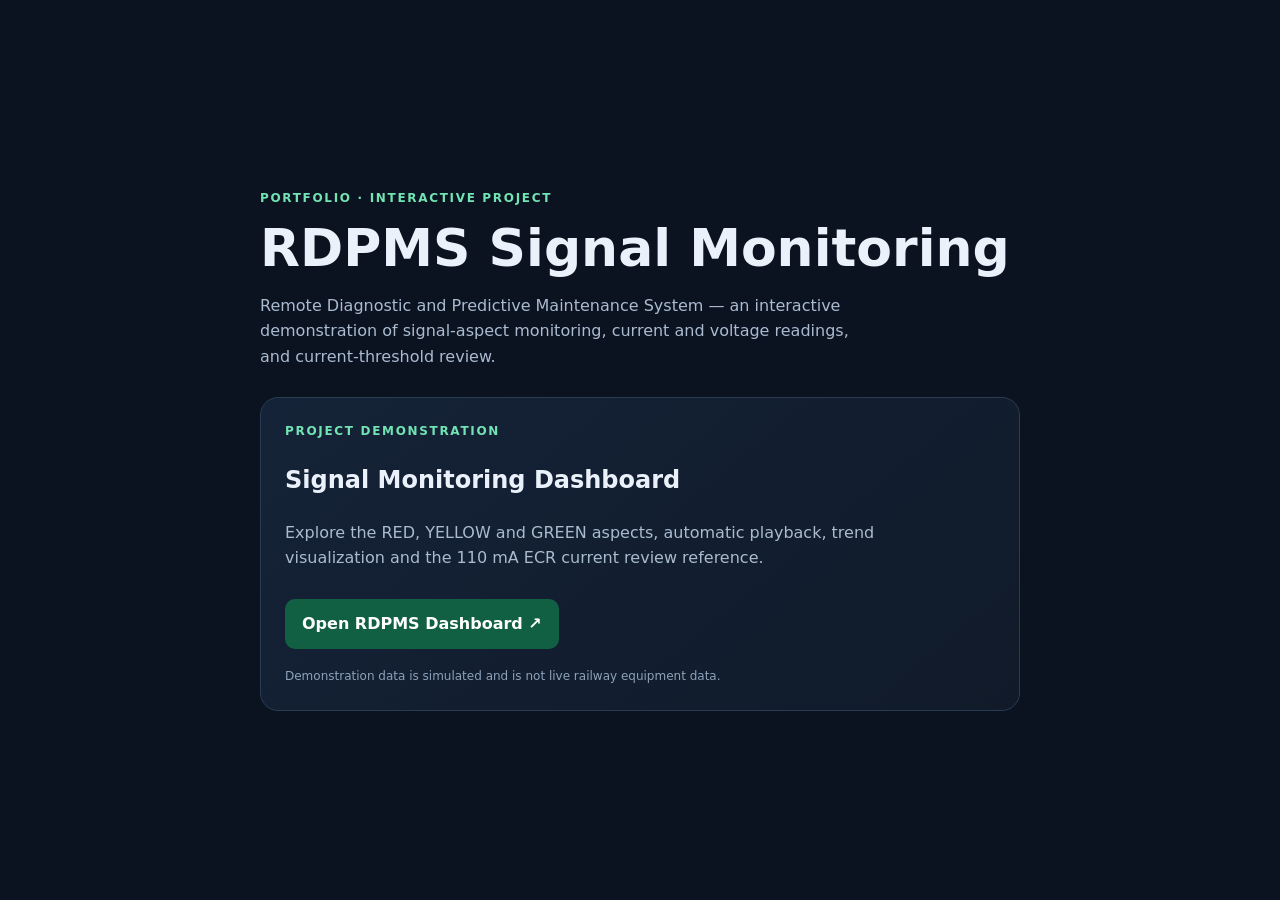
<file: index.html>
<!doctype html>
<html lang="en"><head><meta charset="utf-8"><meta name="viewport" content="width=device-width,initial-scale=1"><meta name="theme-color" content="#0b1220"><title>Portfolio | RDPMS Demo</title>
<style>*{box-sizing:border-box}body{margin:0;background:#0b1220;color:#eaf1fa;font:16px/1.6 system-ui,-apple-system,Segoe UI,Roboto,sans-serif;min-height:100vh;display:grid;place-items:center;padding:22px}.wrap{width:min(760px,100%)}.tag{color:#72e3b3;letter-spacing:.14em;text-transform:uppercase;font-size:12px;font-weight:700}h1{font-size:clamp(32px,7vw,52px);line-height:1.08;margin:12px 0}p{color:#aabbd0;max-width:620px}.card{margin-top:28px;border:1px solid #2a3c52;background:linear-gradient(140deg,#152338,#101a29);border-radius:18px;padding:24px}.button{display:inline-block;margin-top:12px;padding:12px 17px;border-radius:10px;background:#126044;color:#fff;text-decoration:none;font-weight:750}.small{font-size:12px;color:#8ea2ba;margin-top:18px}</style></head>
<body><main class="wrap"><div class="tag">Portfolio · Interactive project</div><h1>RDPMS Signal Monitoring</h1><p>Remote Diagnostic and Predictive Maintenance System — an interactive demonstration of signal-aspect monitoring, current and voltage readings, and current-threshold review.</p><section class="card"><div class="tag">Project demonstration</div><h2>Signal Monitoring Dashboard</h2><p>Explore the RED, YELLOW and GREEN aspects, automatic playback, trend visualization and the 110 mA ECR current review reference.</p><a class="button" href="./rdpms-dashboard/">Open RDPMS Dashboard ↗</a><div class="small">Demonstration data is simulated and is not live railway equipment data.</div></section></main></body></html>
</file>
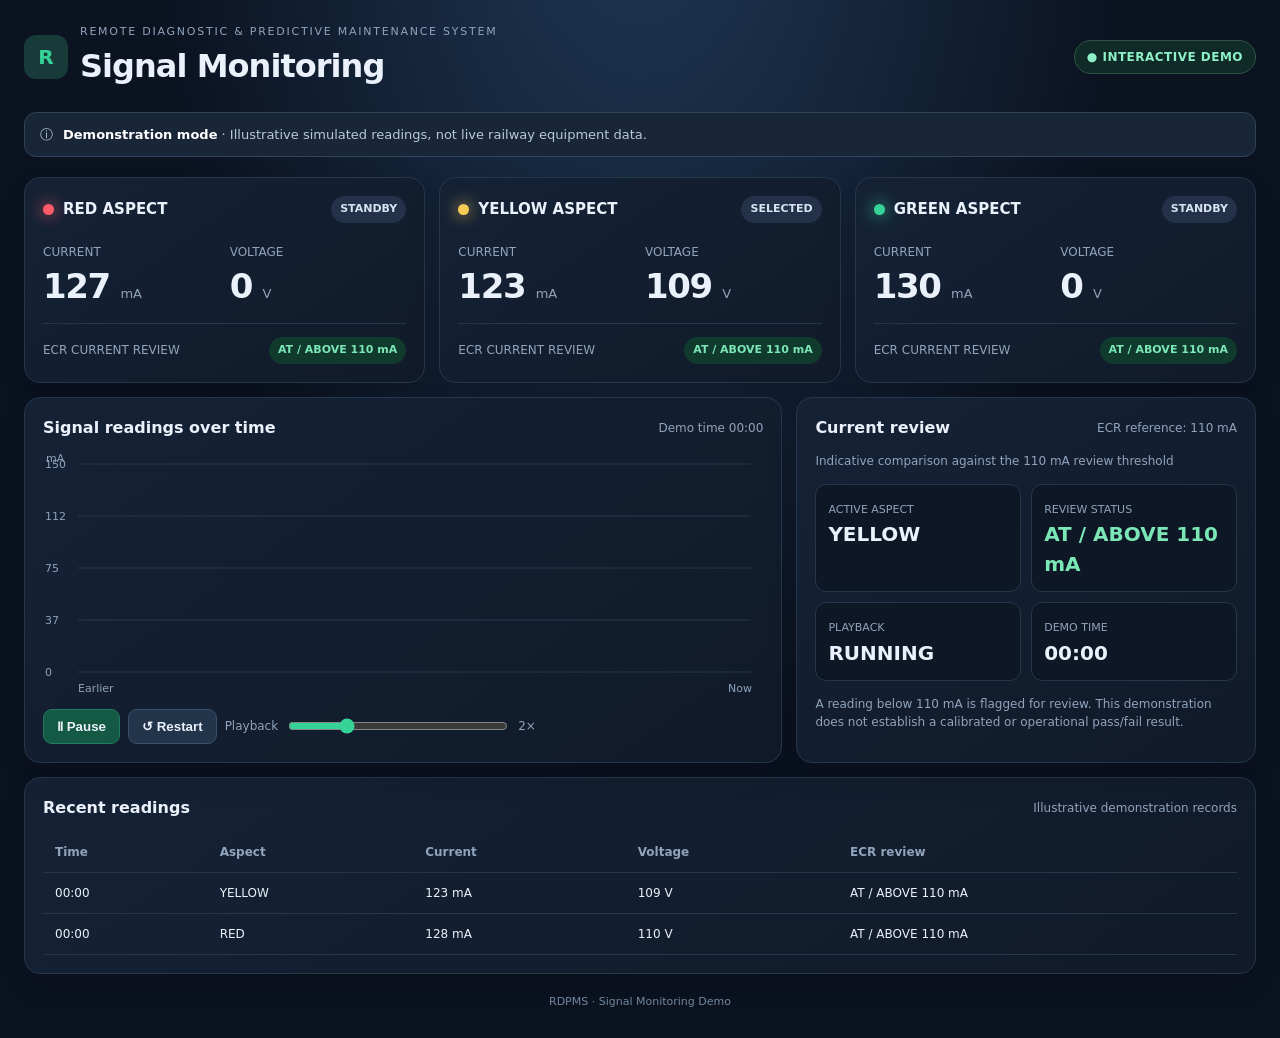
<file: rdpms-dashboard/index.html>
<!doctype html>
<html lang="en">
<head>
<meta charset="utf-8"><meta name="viewport" content="width=device-width,initial-scale=1">
<meta name="theme-color" content="#0b1220"><title>RDPMS | Signal Monitoring</title>
<style>
:root{color-scheme:dark;--bg:#0b1220;--panel:#121d2d;--line:#26364b;--muted:#91a4bc;--text:#eaf1fa;--green:#36d399;--red:#ff5b68;--yellow:#f6cc55;--blue:#60a5fa}
*{box-sizing:border-box}body{margin:0;background:radial-gradient(ellipse at 50% -20%,#203a58 0,transparent 55%),var(--bg);color:var(--text);font:15px/1.5 system-ui,-apple-system,Segoe UI,Roboto,sans-serif}
main{max-width:1280px;margin:auto;padding:24px}header{display:flex;align-items:center;justify-content:space-between;gap:16px;flex-wrap:wrap;margin-bottom:22px}.brand{display:flex;align-items:center;gap:12px}.logo{width:44px;height:44px;border-radius:12px;display:grid;place-items:center;background:#183b3a;color:var(--green);font-weight:800;font-size:20px}.eyebrow{font-size:11px;letter-spacing:.16em;text-transform:uppercase;color:var(--muted)}h1{font-size:clamp(22px,4vw,32px);margin:1px 0 0;letter-spacing:-.03em}.status{border:1px solid #315344;color:#8ef0c7;background:#102b27;padding:7px 12px;border-radius:99px;font-size:12px;font-weight:700;letter-spacing:.04em}
.notice{display:flex;gap:10px;align-items:center;background:#182638;border:1px solid #30445d;padding:12px 15px;border-radius:12px;color:#b8c9dc;margin-bottom:20px;font-size:13px}.notice strong{color:#fff}
.cards{display:grid;grid-template-columns:repeat(3,minmax(0,1fr));gap:14px}.card,.panel{background:linear-gradient(145deg,#152236,#101a29);border:1px solid var(--line);border-radius:16px;padding:18px;min-width:0;box-shadow:0 12px 30px #0002}.aspect{display:flex;align-items:center;gap:9px;font-weight:750;font-size:15px}.lamp{width:11px;height:11px;border-radius:50%;box-shadow:0 0 16px currentColor}.red{color:var(--red)}.yellow{color:var(--yellow)}.green{color:var(--green)}.reading{display:grid;grid-template-columns:1fr 1fr;gap:10px;margin:20px 0 16px}.label{font-size:12px;color:var(--muted)}.value{font-size:clamp(24px,3vw,34px);font-weight:750;letter-spacing:-.04em;line-height:1.25;margin-top:4px}.unit{font-size:13px;font-weight:500;color:var(--muted);letter-spacing:0}.state{border-top:1px solid var(--line);padding-top:13px;display:flex;justify-content:space-between;gap:8px;align-items:center;font-size:12px}.pill{border-radius:99px;padding:5px 9px;font-size:11px;font-weight:750;white-space:nowrap;background:#233248;color:#d7e3f1}.pill.ok{background:#103a2d;color:#7ce7b6}.pill.low{background:#44252c;color:#ff9ba3}.pill.unknown{background:#303745;color:#c5cfdd}
.lower{display:grid;grid-template-columns:minmax(0,1.65fr) minmax(260px,1fr);gap:14px;margin-top:14px}.panel-head{display:flex;align-items:center;justify-content:space-between;gap:10px;flex-wrap:wrap;margin-bottom:12px}.panel h2{font-size:16px;margin:0}.sub{color:var(--muted);font-size:12px}.chart-wrap{height:245px;position:relative}canvas{width:100%;height:100%;display:block}.controls{display:flex;align-items:center;gap:8px;flex-wrap:wrap;margin-top:12px}button{background:#23354b;color:var(--text);border:1px solid #3a506b;border-radius:9px;padding:9px 13px;font-weight:650;cursor:pointer}button.primary{background:#145944;border-color:#237c60}button:focus-visible{outline:2px solid var(--blue);outline-offset:2px}input[type=range]{width:min(220px,45vw);accent-color:var(--green)}.metrics{display:grid;grid-template-columns:1fr 1fr;gap:10px;margin-top:14px}.metric{background:#0d1725;border:1px solid #25374b;border-radius:11px;padding:12px}.metric strong{display:block;font-size:20px}.metric span{font-size:11px;color:var(--muted)}.table-wrap{overflow:auto;margin-top:14px}.table-wrap table{border-collapse:collapse;width:100%;min-width:520px;font-size:12px}.table-wrap th,.table-wrap td{text-align:left;padding:11px 12px;border-bottom:1px solid var(--line);white-space:nowrap}.table-wrap th{color:var(--muted);font-weight:600}.footer{color:#73879f;font-size:11px;text-align:center;margin:20px 0 4px}
@media(max-width:760px){main{padding:15px}.cards{grid-template-columns:1fr}.card{padding:16px}.lower{grid-template-columns:1fr}.chart-wrap{height:220px}.value{font-size:30px}.notice{align-items:flex-start}}
@media(prefers-reduced-motion:reduce){*{scroll-behavior:auto!important}}
</style></head>
<body><main>
<header><div class="brand"><div class="logo">R</div><div><div class="eyebrow">Remote Diagnostic & Predictive Maintenance System</div><h1>Signal Monitoring</h1></div></div><div class="status">● INTERACTIVE DEMO</div></header>
<div class="notice"><span>ⓘ</span><div><strong>Demonstration mode</strong> · Illustrative simulated readings, not live railway equipment data.</div></div>
<section class="cards" id="cards"></section>
<section class="lower"><div class="panel"><div class="panel-head"><h2>Signal readings over time</h2><span class="sub" id="timeLabel">Demo timeline</span></div><div class="chart-wrap"><canvas id="chart" aria-label="Current and voltage trend chart"></canvas></div><div class="controls"><button class="primary" id="play">Ⅱ Pause</button><button id="reset">↺ Restart</button><label class="sub" for="speed">Playback</label><input id="speed" type="range" min="1" max="5" value="2"><span class="sub" id="speedLabel">2×</span></div></div>
<div class="panel"><div class="panel-head"><h2>Current review</h2><span class="sub">ECR reference: 110 mA</span></div><div class="sub">Indicative comparison against the 110 mA review threshold</div><div class="metrics"><div class="metric"><span>ACTIVE ASPECT</span><strong id="activeAspect">RED</strong></div><div class="metric"><span>REVIEW STATUS</span><strong id="reviewStatus">—</strong></div><div class="metric"><span>PLAYBACK</span><strong id="playStatus">RUNNING</strong></div><div class="metric"><span>DEMO TIME</span><strong id="elapsed">00:00</strong></div></div><div class="sub" style="margin-top:14px">A reading below 110 mA is flagged for review. This demonstration does not establish a calibrated or operational pass/fail result.</div></div></section>
<div class="panel table-wrap"><div class="panel-head"><h2>Recent readings</h2><span class="sub">Illustrative demonstration records</span></div><table><thead><tr><th>Time</th><th>Aspect</th><th>Current</th><th>Voltage</th><th>ECR review</th></tr></thead><tbody id="rows"></tbody></table></div>
<div class="footer">RDPMS · Signal Monitoring Demo</div>
</main>
<script>
(()=>{'use strict';
const aspects=[
{name:'RED',color:'#ff5b68',cls:'red',series:[128,127,126,124,121,116,108,96,84,101,118,126,130,129,127,125,123,120,115,109,105,114,126,130]},
{name:'YELLOW',color:'#f6cc55',cls:'yellow',series:[124,123,122,121,120,118,115,111,106,101,98,103,110,116,120,122,121,119,116,112,108,105,113,121]},
{name:'GREEN',color:'#36d399',cls:'green',series:[130,130,129,128,127,126,125,123,120,117,113,109,104,98,91,85,76,64,42,18,0,0,0,0]}
];
const volts=[110,109,108,107,105,103,99,95,90,86,82,88,94,99,103,106,108,110,111,109,105,101,106,110];
let tick=0,playing=true,last=0,acc=0,history=[],recent=[];
const $=id=>document.getElementById(id),fmt=(n,d=1)=>Number(n).toFixed(d),clock=t=>'00:'+String(Math.floor(t/2)%60).padStart(2,'0');
function current(a,t){return a.series[Math.min(t,a.series.length-1)]}
function voltage(t){return volts[Math.min(t,volts.length-1)]}
function review(v){return v>=110?'AT / ABOVE 110 mA':'BELOW 110 mA'}
function pill(v){return '<span class="pill '+(v>=110?'ok':'low')+'">'+review(v)+'</span>'}
function renderCards(){ $('cards').innerHTML=aspects.map((a,i)=>{let on=i===tick%3,v=current(a,tick),vv=on?voltage(tick):0;return '<article class="card"><div class="aspect"><span class="lamp '+a.cls+'" style="background:'+a.color+'"></span>'+a.name+' ASPECT <span class="pill" style="margin-left:auto">'+(on?'SELECTED':'STANDBY')+'</span></div><div class="reading"><div><div class="label">CURRENT</div><div class="value">'+fmt(v,0)+' <span class="unit">mA</span></div></div><div><div class="label">VOLTAGE</div><div class="value">'+fmt(vv,0)+' <span class="unit">V</span></div></div></div><div class="state"><span class="label">ECR CURRENT REVIEW</span>'+pill(v)+'</div></article>'}).join('')}
function record(){let a=aspects[tick%3],v=current(a,tick),vv=voltage(tick);recent.unshift({t:tick,a:a.name,v,vv});recent=recent.slice(0,8)}
function renderRows(){ $('rows').innerHTML=recent.map(r=>'<tr><td>'+clock(r.t)+'</td><td>'+r.a+'</td><td>'+fmt(r.v,0)+' mA</td><td>'+fmt(r.vv,0)+' V</td><td>'+review(r.v)+'</td></tr>').join('')}
function draw(){let c=$('chart'),ctx=c.getContext('2d'),dpr=Math.max(1,window.devicePixelRatio||1),w=c.clientWidth,h=c.clientHeight;c.width=w*dpr;c.height=h*dpr;ctx.scale(dpr,dpr);ctx.clearRect(0,0,w,h);let pad={l:35,r:12,t:12,b:25},cw=w-pad.l-pad.r,ch=h-pad.t-pad.b;ctx.font='11px system-ui';ctx.strokeStyle='#29394d';ctx.fillStyle='#8ea2ba';ctx.lineWidth=1;for(let j=0;j<=4;j++){let y=pad.t+ch*j/4;ctx.beginPath();ctx.moveTo(pad.l,y);ctx.lineTo(w-pad.r,y);ctx.stroke();ctx.fillText(String(150-j*37.5|0),2,y+4)}ctx.fillText('mA',3,10);aspects.forEach(a=>{ctx.strokeStyle=a.color;ctx.lineWidth=2;ctx.beginPath();let n=Math.min(history.length,24);history.slice(-n).forEach((p,i)=>{let val=p[a.name],x=pad.l+(n<=1?0:i*cw/(n-1)),y=pad.t+ch*(1-Math.min(150,val)/150);i?ctx.lineTo(x,y):ctx.moveTo(x,y)});ctx.stroke()});ctx.fillStyle='#8ea2ba';ctx.fillText('Earlier',pad.l,h-5);ctx.fillText('Now',w-35,h-5)}
function update(){renderCards();let a=aspects[tick%3],v=current(a,tick);$('activeAspect').textContent=a.name;$('reviewStatus').textContent=review(v);$('reviewStatus').style.color=v>=110?'#7ce7b6':'#ff9ba3';$('playStatus').textContent=playing?'RUNNING':'PAUSED';$('elapsed').textContent=clock(tick);$('timeLabel').textContent='Demo time '+clock(tick);draw();renderRows()}
function step(){tick=(tick+1)%24;let a=aspects[tick%3];history.push(Object.fromEntries(aspects.map(x=>[x.name,current(x,tick)])));history=history.slice(-24);record();update()}
$('play').addEventListener('click',()=>{playing=!playing;$('play').textContent=playing?'Ⅱ Pause':'▶ Resume';update()});$('reset').addEventListener('click',()=>{tick=0;history=[];recent=[];record();update()});$('speed').addEventListener('input',e=>{$('speedLabel').textContent=e.target.value+'×'});window.addEventListener('resize',draw);record();update();
function loop(now){if(!last)last=now;let dt=now-last;last=now;if(playing){acc+=dt;let interval=2400/Number($('speed').value);if(acc>=interval){acc=0;step()}}requestAnimationFrame(loop)}requestAnimationFrame(loop);
})();
</script></body></html>
</file>
